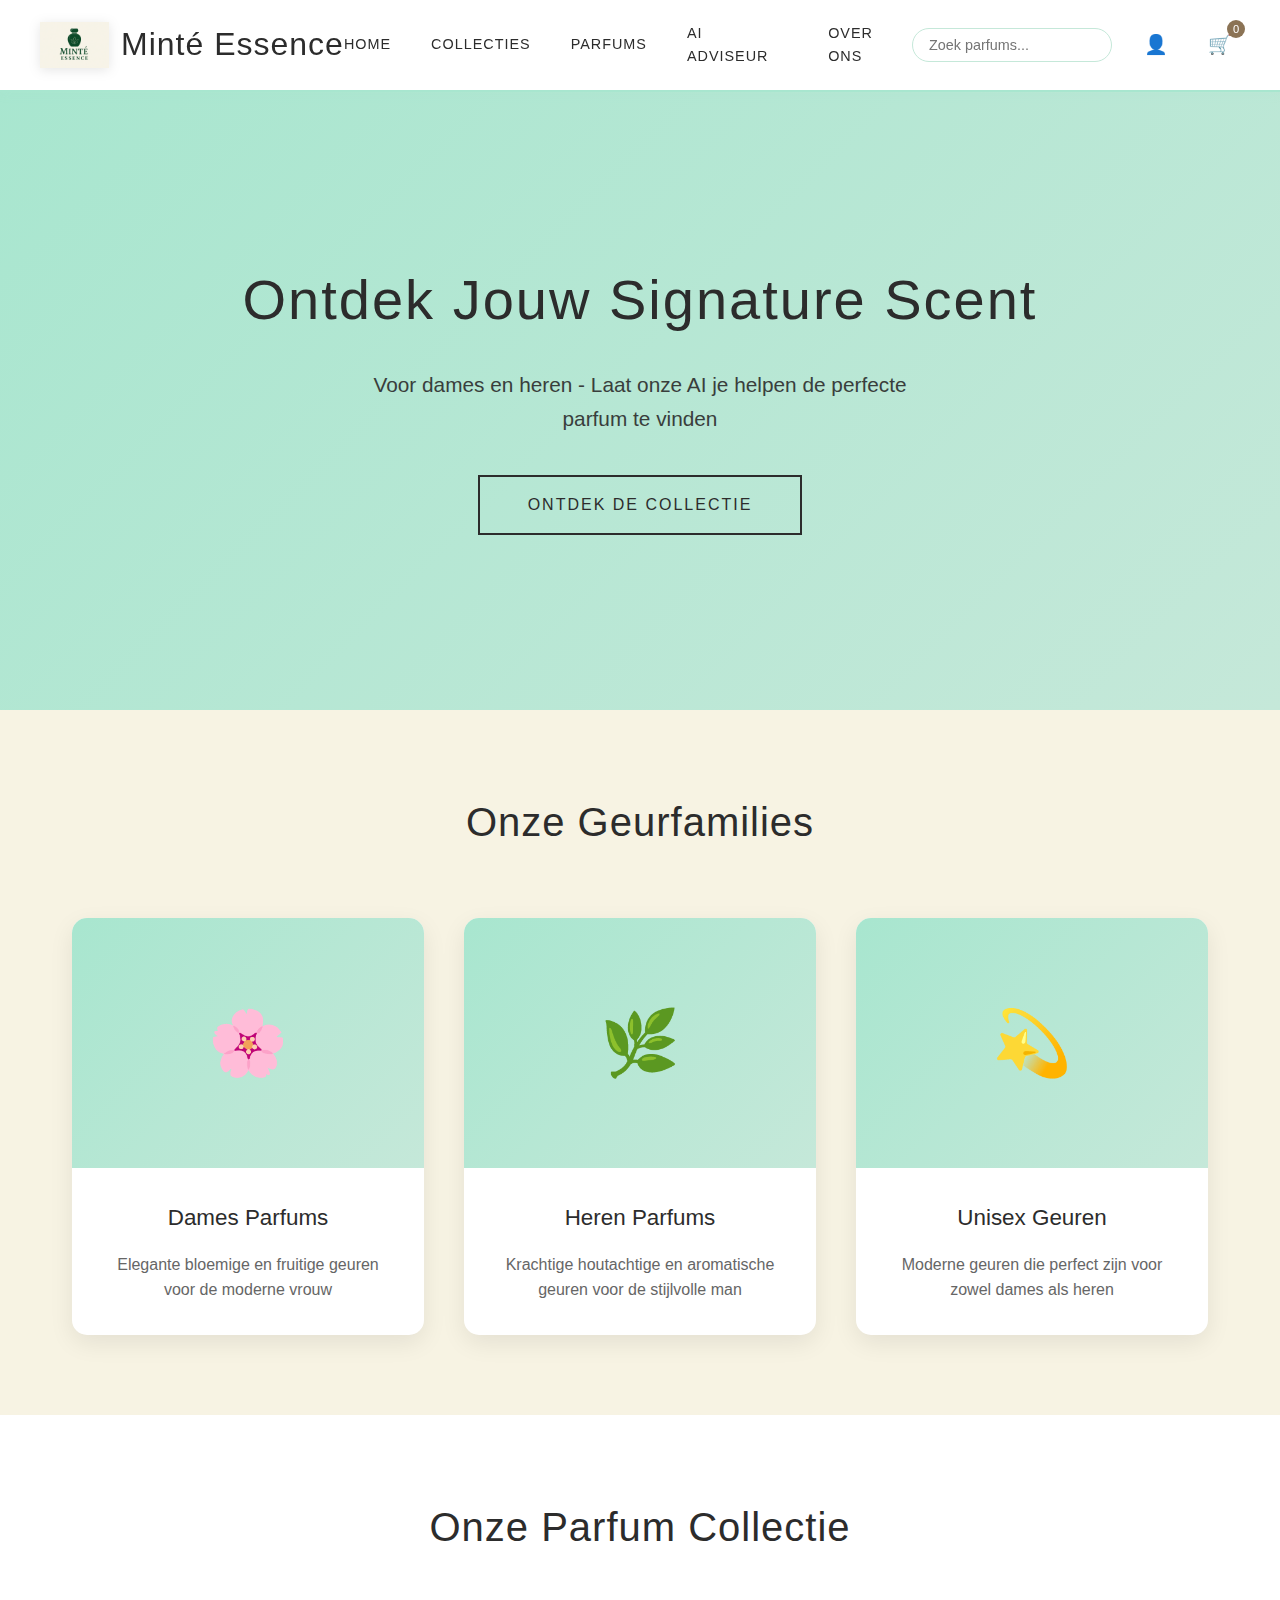
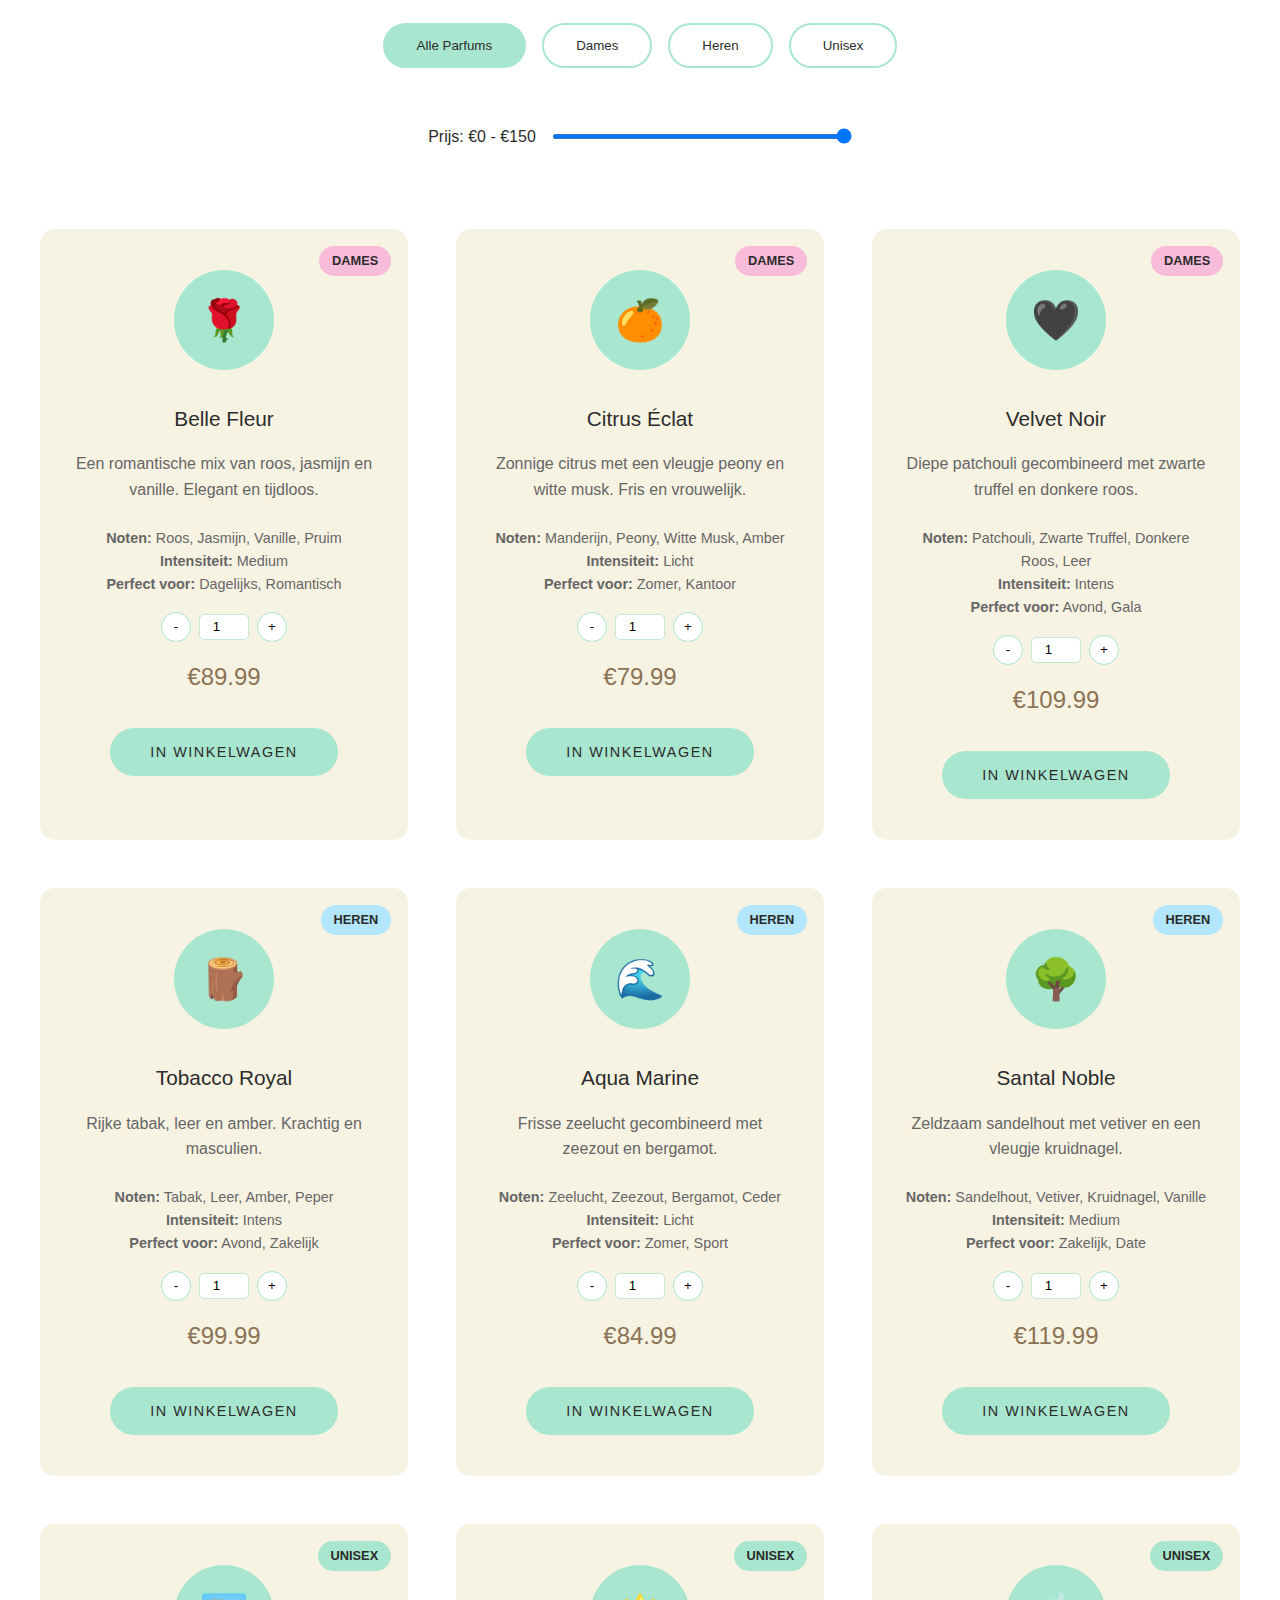
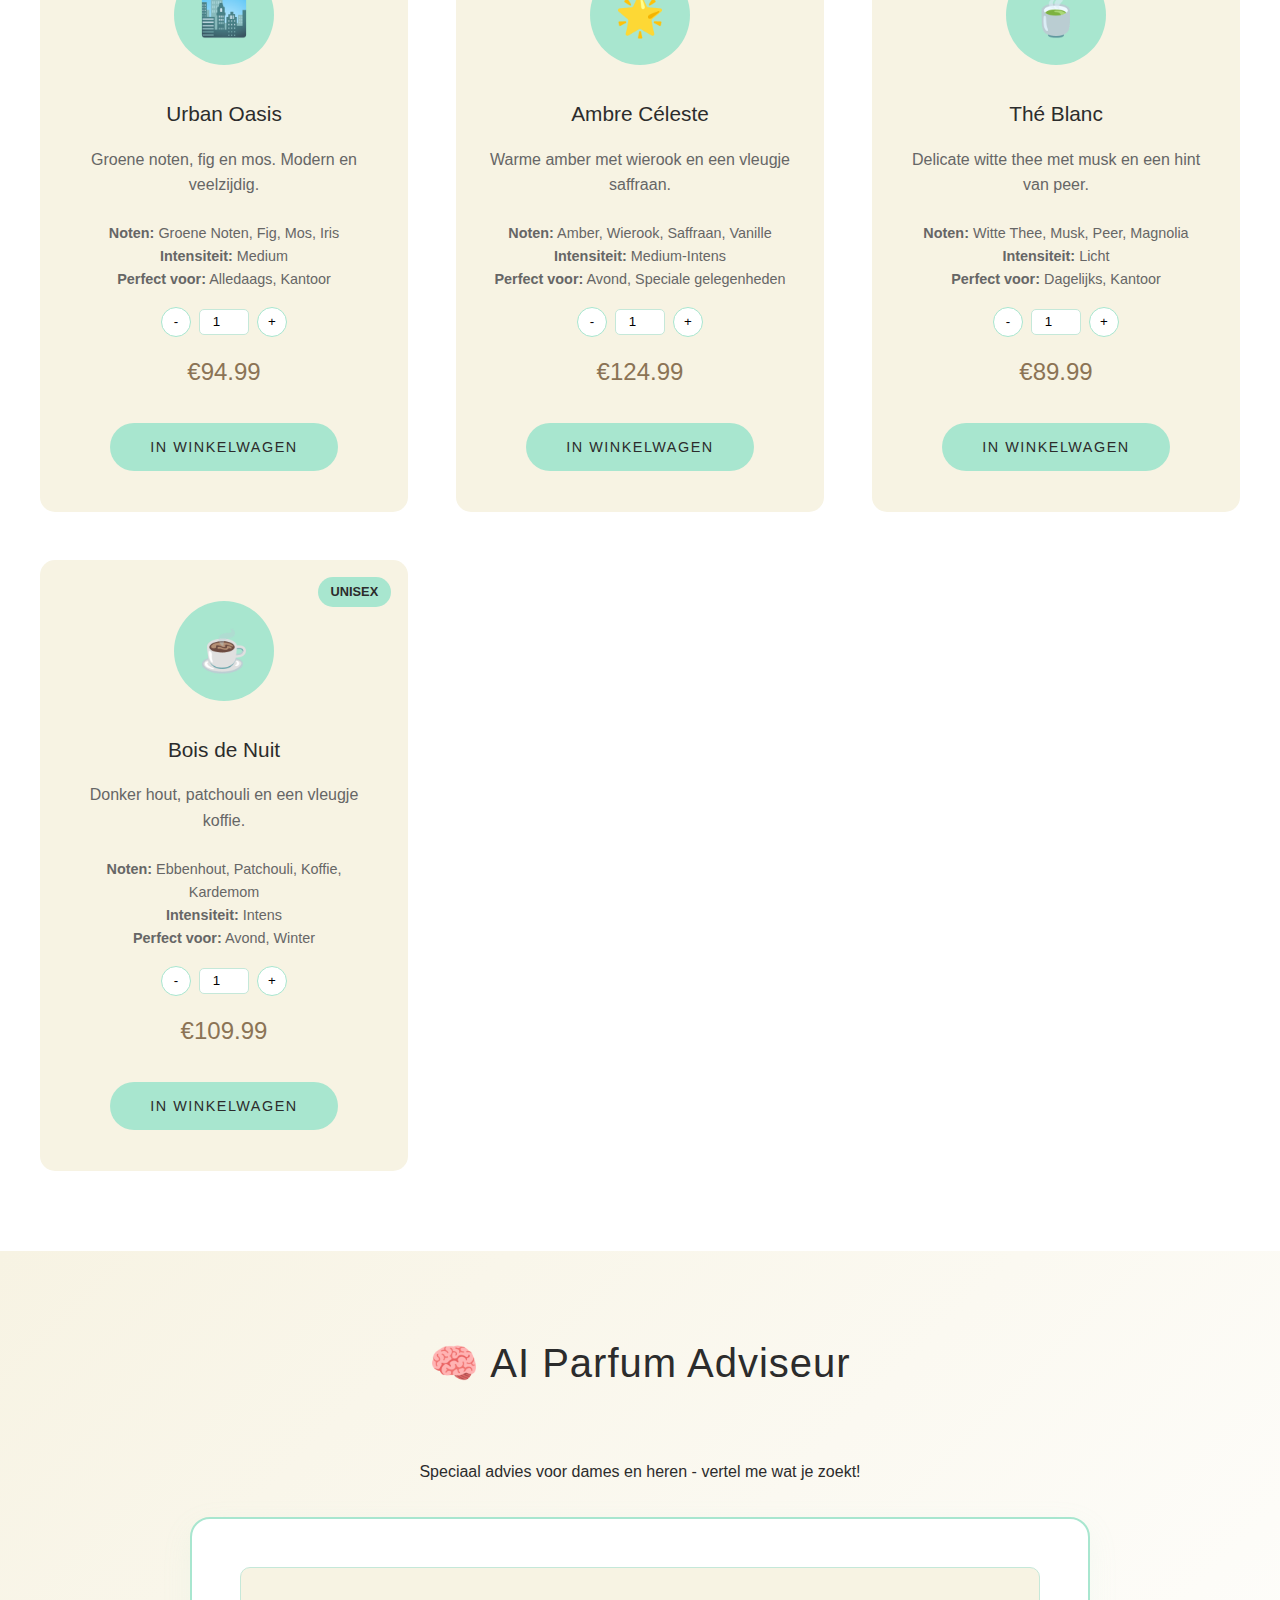
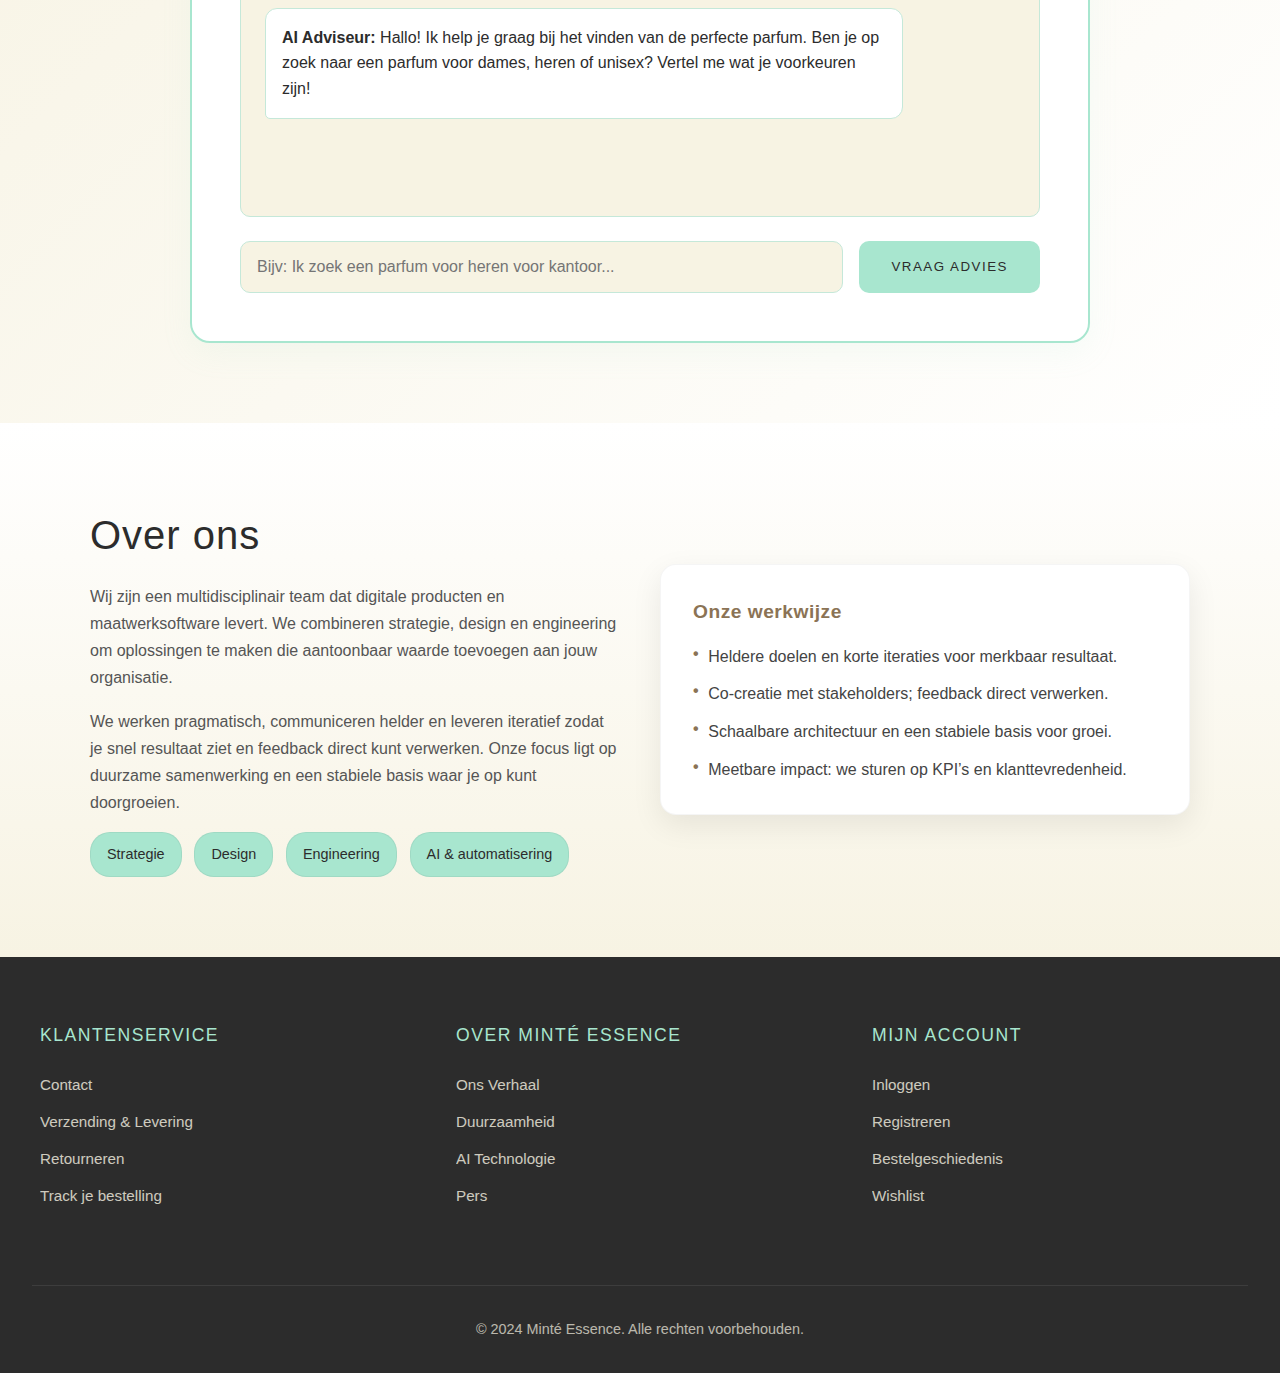
<file: index.html>
<!DOCTYPE html>
<html lang="nl">
<head>
    <meta charset="UTF-8">
    <meta name="viewport" content="width=device-width, initial-scale=1.0">
    <title>Minté Essence - Luxe Parfums</title>
    <style>
        /* === Minté Essence Kleuren === */
        :root {
            --mint-primary: #A8E6CF;
            --cream-secondary: #F7F3E3;
            --dark-text: #2C2C2C;
            --light-mint: #C5E8D9;
            --accent-taupe: #8B7355;
            --white: #FFFFFF;
            --ladies-pink: #F8BBD9;
            --mens-blue: #B3E5FC;
            --success-green: #4CAF50;
            --error-red: #F44336;
            --warning-orange: #FF9800;
        }
        
        * {
            margin: 0;
            padding: 0;
            box-sizing: border-box;
        }
        
        body {
            font-family: 'Segoe UI', Tahoma, Geneva, Verdana, sans-serif;
            background-color: var(--cream-secondary);
            color: var(--dark-text);
            line-height: 1.6;
        }
        
        /* Header */
        .header {
            background: var(--white);
            border-bottom: 2px solid var(--mint-primary);
            padding: 1.2rem 2rem;
            position: fixed;
            width: 100%;
            top: 0;
            z-index: 1000;
            box-shadow: 0 2px 10px rgba(168, 230, 207, 0.1);
        }
        
        .nav {
            display: grid;
            grid-template-columns: auto 1fr auto;
            align-items: center;
            max-width: 1200px;
            margin: 0 auto;
        }
        
        .logo {
            display: flex;
            align-items: center;
            gap: 0.75rem;
            font-size: 2rem;
            font-weight: 300;
            color: var(--dark-text);
            letter-spacing: 1px;
        }
        
        .logo img {
            height: 46px;
            width: auto;
            display: block;
            filter: drop-shadow(0 2px 6px rgba(0,0,0,0.1));
        }
        
        .nav-links {
            justify-self: center;
        }
        
        .nav-icons {
            justify-self: end;
        }
        
        .nav-links {
            display: flex;
            gap: 2.5rem;
            align-items: center;
        }
        
        .nav-links a {
            text-decoration: none;
            color: var(--dark-text);
            font-weight: 400;
            font-size: 0.9rem;
            text-transform: uppercase;
            letter-spacing: 1px;
            transition: color 0.3s ease;
            position: relative;
        }
        
        .nav-links a:hover {
            color: var(--accent-taupe);
        }
        
        .nav-links a::after {
            content: '';
            position: absolute;
            bottom: -5px;
            left: 0;
            width: 0;
            height: 2px;
            background: var(--mint-primary);
            transition: width 0.3s ease;
        }
        
        .nav-links a:hover::after {
            width: 100%;
        }
        
        .nav-icons {
            display: flex;
            gap: 1.5rem;
            align-items: center;
        }
        
        .search-container {
            position: relative;
        }
        
        .search-input {
            padding: 0.5rem 1rem;
            border: 1px solid var(--light-mint);
            border-radius: 20px;
            width: 200px;
            font-size: 0.9rem;
            transition: all 0.3s ease;
        }
        
        .search-input:focus {
            outline: none;
            border-color: var(--mint-primary);
            width: 250px;
        }
        
        .icon-button {
            background: none;
            border: none;
            font-size: 1.2rem;
            cursor: pointer;
            padding: 0.5rem;
            border-radius: 50%;
            transition: background-color 0.3s ease;
        }
        
        .icon-button:hover {
            background-color: var(--light-mint);
        }
        
        .cart-count {
            position: absolute;
            top: -5px;
            right: -5px;
            background: var(--accent-taupe);
            color: white;
            border-radius: 50%;
            width: 18px;
            height: 18px;
            font-size: 0.7rem;
            display: flex;
            align-items: center;
            justify-content: center;
        }
        
        /* Dropdown menus */
        .dropdown {
            position: relative;
            display: inline-block;
        }
        
        .dropdown-content {
            display: none;
            position: absolute;
            right: 0;
            background: var(--white);
            min-width: 250px;
            box-shadow: 0 8px 16px rgba(0,0,0,0.1);
            border-radius: 10px;
            z-index: 1001;
            padding: 1rem;
        }
        
        .dropdown:hover .dropdown-content {
            display: block;
        }
        
        .dropdown-content h4 {
            margin-bottom: 0.5rem;
            color: var(--accent-taupe);
        }
        
        .dropdown-content input {
            width: 100%;
            padding: 0.5rem;
            margin-bottom: 0.5rem;
            border: 1px solid var(--light-mint);
            border-radius: 5px;
        }
        
        .dropdown-content button {
            width: 100%;
            padding: 0.7rem;
            background: var(--mint-primary);
            border: none;
            border-radius: 5px;
            cursor: pointer;
            margin-top: 0.5rem;
        }

        /* Notification System */
        .notification {
            position: fixed;
            top: 100px;
            right: 20px;
            padding: 1rem 2rem;
            border-radius: 10px;
            box-shadow: 0 5px 15px rgba(0,0,0,0.2);
            z-index: 1001;
            font-weight: 500;
            animation: slideIn 0.3s ease;
            display: flex;
            align-items: center;
            gap: 0.5rem;
        }
        
        .notification.success {
            background: var(--success-green);
            color: white;
        }
        
        .notification.error {
            background: var(--error-red);
            color: white;
        }
        
        .notification.warning {
            background: var(--warning-orange);
            color: white;
        }
        
        .notification.info {
            background: var(--mint-primary);
            color: var(--dark-text);
        }
        
        @keyframes slideIn {
            from { transform: translateX(100%); opacity: 0; }
            to { transform: translateX(0); opacity: 1; }
        }
        
        @keyframes slideOut {
            from { transform: translateX(0); opacity: 1; }
            to { transform: translateX(100%); opacity: 0; }
        }

        /* Gender Filter */
        .gender-filter {
            display: flex;
            justify-content: center;
            gap: 1rem;
            margin-bottom: 2rem;
            flex-wrap: wrap;
        }
        
        .gender-btn {
            padding: 0.8rem 2rem;
            border: 2px solid var(--mint-primary);
            background: var(--white);
            color: var(--dark-text);
            border-radius: 25px;
            cursor: pointer;
            transition: all 0.3s ease;
            font-weight: 500;
        }
        
        .gender-btn.active {
            background: var(--mint-primary);
        }
        
        .gender-btn.ladies:hover {
            background: var(--ladies-pink);
            border-color: var(--ladies-pink);
        }
        
        .gender-btn.men:hover {
            background: var(--mens-blue);
            border-color: var(--mens-blue);
        }

        /* Product badges */
        .product-badge {
            position: absolute;
            top: 1rem;
            right: 1rem;
            padding: 0.3rem 0.8rem;
            border-radius: 15px;
            font-size: 0.8rem;
            font-weight: 600;
            text-transform: uppercase;
        }
        
        .badge-ladies {
            background: var(--ladies-pink);
        }
        
        .badge-men {
            background: var(--mens-blue);
        }
        
        .badge-unisex {
            background: var(--mint-primary);
        }

        /* Price Filter */
        .price-filter {
            display: flex;
            justify-content: center;
            align-items: center;
            gap: 1rem;
            margin-bottom: 2rem;
        }
        
        .price-slider {
            width: 300px;
            height: 5px;
            border-radius: 5px;
            background: var(--light-mint);
            outline: none;
        }
        
        .price-slider::-webkit-slider-thumb {
            appearance: none;
            width: 20px;
            height: 20px;
            border-radius: 50%;
            background: var(--mint-primary);
            cursor: pointer;
        }
        
        .price-value {
            font-weight: 600;
            color: var(--accent-taupe);
        }

        /* Rest van de CSS blijft hetzelfde */
        /* Hero Section */
        .hero {
            background: linear-gradient(135deg, var(--mint-primary) 0%, var(--light-mint) 100%);
            height: 70vh;
            display: flex;
            align-items: center;
            justify-content: center;
            text-align: center;
            color: var(--dark-text);
            margin-top: 80px;
            padding: 0 2rem;
        }
        
        .hero-content h1 {
            font-size: 3.5rem;
            font-weight: 300;
            margin-bottom: 1.5rem;
            letter-spacing: 2px;
        }
        
        .hero-content p {
            font-size: 1.3rem;
            margin-bottom: 2.5rem;
            opacity: 0.9;
            max-width: 600px;
            margin-left: auto;
            margin-right: auto;
        }
        
        .cta-button {
            background: transparent;
            color: var(--dark-text);
            border: 2px solid var(--dark-text);
            padding: 1.2rem 3rem;
            font-size: 1rem;
            text-transform: uppercase;
            letter-spacing: 2px;
            cursor: pointer;
            transition: all 0.3s ease;
            font-weight: 500;
        }
        
        .cta-button:hover {
            background: var(--dark-text);
            color: var(--cream-secondary);
            transform: translateY(-2px);
        }
        
        /* Categories */
        .categories {
            padding: 5rem 2rem;
            max-width: 1200px;
            margin: 0 auto;
        }
        
        .section-title {
            text-align: center;
            margin-bottom: 4rem;
            font-size: 2.5rem;
            font-weight: 300;
            color: var(--dark-text);
            letter-spacing: 1px;
        }
        
        .category-grid {
            display: grid;
            grid-template-columns: repeat(auto-fit, minmax(280px, 1fr));
            gap: 2.5rem;
        }
        
        .category-card {
            background: var(--white);
            border-radius: 15px;
            overflow: hidden;
            box-shadow: 0 8px 25px rgba(0,0,0,0.08);
            transition: all 0.3s ease;
            cursor: pointer;
        }
        
        .category-card:hover {
            transform: translateY(-10px);
            box-shadow: 0 15px 35px rgba(168, 230, 207, 0.2);
        }
        
        .category-image {
            height: 250px;
            background: linear-gradient(135deg, var(--mint-primary), var(--light-mint));
            display: flex;
            align-items: center;
            justify-content: center;
            font-size: 4rem;
        }
        
        .category-content {
            padding: 2rem;
            text-align: center;
        }
        
        .category-name {
            font-size: 1.4rem;
            margin-bottom: 1rem;
            font-weight: 400;
        }
        
        .category-desc {
            color: #666;
            line-height: 1.6;
        }
        
        /* Products Section */
        .products {
            padding: 5rem 2rem;
            background: var(--white);
        }
        
        .filters-container {
            max-width: 1200px;
            margin: 0 auto 3rem;
            display: flex;
            flex-direction: column;
            gap: 1.5rem;
            align-items: center;
        }
        
        .product-grid {
            display: grid;
            grid-template-columns: repeat(auto-fit, minmax(300px, 1fr));
            gap: 3rem;
            max-width: 1200px;
            margin: 0 auto;
        }
        
        .product-card {
            background: var(--cream-secondary);
            border-radius: 15px;
            padding: 2.5rem 2rem;
            text-align: center;
            transition: all 0.3s ease;
            border: 1px solid transparent;
            position: relative;
        }
        
        .product-card:hover {
            transform: translateY(-8px);
            border-color: var(--mint-primary);
            box-shadow: 0 12px 30px rgba(168, 230, 207, 0.15);
        }
        
        .product-image {
            width: 100px;
            height: 100px;
            background: var(--mint-primary);
            border-radius: 50%;
            margin: 0 auto 2rem;
            display: flex;
            align-items: center;
            justify-content: center;
            font-size: 2.5rem;
            transition: transform 0.3s ease;
        }
        
        .product-card:hover .product-image {
            transform: scale(1.1);
        }
        
        .product-name {
            font-size: 1.3rem;
            margin-bottom: 1rem;
            font-weight: 500;
        }
        
        .product-desc {
            color: #666;
            margin-bottom: 1.5rem;
            line-height: 1.6;
        }
        
        .product-price {
            font-size: 1.5rem;
            color: var(--accent-taupe);
            margin-bottom: 2rem;
            font-weight: 400;
        }
        
        .add-to-cart {
            background: var(--mint-primary);
            color: var(--dark-text);
            border: none;
            padding: 1rem 2.5rem;
            font-size: 0.9rem;
            text-transform: uppercase;
            letter-spacing: 1.5px;
            cursor: pointer;
            transition: all 0.3s ease;
            border-radius: 25px;
            font-weight: 500;
        }
        
        .add-to-cart:hover {
            background: var(--dark-text);
            color: var(--cream-secondary);
            transform: translateY(-2px);
        }
        
        /* Quantity Selector */
        .quantity-selector {
            display: flex;
            align-items: center;
            justify-content: center;
            gap: 0.5rem;
            margin-bottom: 1rem;
        }
        
        .quantity-btn {
            width: 30px;
            height: 30px;
            border-radius: 50%;
            border: 1px solid var(--mint-primary);
            background: white;
            cursor: pointer;
            display: flex;
            align-items: center;
            justify-content: center;
        }
        
        .quantity-input {
            width: 50px;
            text-align: center;
            border: 1px solid var(--light-mint);
            border-radius: 5px;
            padding: 0.3rem;
        }
        
        /* AI Advisor */
        .ai-advisor {
            padding: 5rem 2rem;
            background: linear-gradient(135deg, var(--cream-secondary) 0%, var(--white) 100%);
        }
        
        .advisor-container {
            max-width: 900px;
            margin: 0 auto;
            text-align: center;
        }
        
        .advisor-box {
            background: var(--white);
            padding: 3rem;
            border-radius: 20px;
            box-shadow: 0 10px 30px rgba(168, 230, 207, 0.1);
            border: 2px solid var(--mint-primary);
            margin-top: 2rem;
        }
        
        .chat-messages {
            height: 250px;
            border: 1px solid var(--light-mint);
            border-radius: 10px;
            margin-bottom: 1.5rem;
            padding: 1.5rem;
            overflow-y: auto;
            text-align: left;
            background: var(--cream-secondary);
        }
        
        .message {
            margin: 1rem 0;
            padding: 1rem;
            border-radius: 12px;
            max-width: 85%;
            animation: fadeIn 0.3s ease;
        }
        
        @keyframes fadeIn {
            from { opacity: 0; transform: translateY(10px); }
            to { opacity: 1; transform: translateY(0); }
        }
        
        .user-message {
            background: var(--mint-primary);
            color: var(--dark-text);
            margin-left: auto;
            text-align: right;
            border-bottom-right-radius: 5px;
        }
        
        .ai-message {
            background: var(--white);
            border: 1px solid var(--light-mint);
            border-bottom-left-radius: 5px;
        }
        
        .chat-input {
            display: flex;
            gap: 1rem;
        }
        
        .chat-input input {
            flex: 1;
            padding: 1rem;
            border: 1px solid var(--light-mint);
            border-radius: 10px;
            font-size: 1rem;
            background: var(--cream-secondary);
            transition: border-color 0.3s ease;
        }
        
        .chat-input input:focus {
            outline: none;
            border-color: var(--mint-primary);
        }
        
        .chat-input button {
            background: var(--mint-primary);
            color: var(--dark-text);
            border: none;
            padding: 1rem 2rem;
            border-radius: 10px;
            cursor: pointer;
            text-transform: uppercase;
            letter-spacing: 1.5px;
            font-weight: 500;
            transition: all 0.3s ease;
        }
        
        .chat-input button:hover {
            background: var(--dark-text);
            color: var(--cream-secondary);
            transform: translateY(-2px);
        }

        /* About Section */
        .about {
            padding: 5rem 2rem;
            background: linear-gradient(180deg, var(--white) 0%, var(--cream-secondary) 100%);
        }
        
        .about-content {
            max-width: 1100px;
            margin: 0 auto;
            display: grid;
            grid-template-columns: repeat(auto-fit, minmax(320px, 1fr));
            gap: 2.5rem;
            align-items: center;
        }
        
        .about-text h2 {
            font-size: 2.5rem;
            font-weight: 300;
            margin-bottom: 1rem;
            letter-spacing: 1px;
        }
        
        .about-text p {
            color: #555;
            margin-bottom: 1rem;
            line-height: 1.7;
        }
        
        .about-pills {
            display: flex;
            flex-wrap: wrap;
            gap: 0.8rem;
            margin-top: 1rem;
        }
        
        .about-pill {
            background: var(--mint-primary);
            color: var(--dark-text);
            padding: 0.6rem 1rem;
            border-radius: 20px;
            font-size: 0.9rem;
            border: 1px solid rgba(0,0,0,0.05);
        }
        
        .about-card {
            background: var(--white);
            padding: 2rem;
            border-radius: 16px;
            box-shadow: 0 10px 30px rgba(0,0,0,0.08);
            border: 1px solid rgba(0,0,0,0.04);
        }
        
        .about-card h3 {
            font-size: 1.2rem;
            margin-bottom: 1rem;
            color: var(--accent-taupe);
            letter-spacing: 0.5px;
        }
        
        .about-list {
            list-style: none;
            padding: 0;
            display: grid;
            gap: 0.75rem;
        }
        
        .about-list li {
            display: flex;
            align-items: flex-start;
            gap: 0.6rem;
            color: #444;
        }
        
        .about-list li::before {
            content: "•";
            color: var(--accent-taupe);
            font-weight: bold;
            line-height: 1.2;
        }
        
        /* Footer */
        .footer {
            background: var(--dark-text);
            color: var(--cream-secondary);
            padding: 4rem 2rem 2rem;
        }
        
        .footer-content {
            max-width: 1200px;
            margin: 0 auto;
            display: grid;
            grid-template-columns: repeat(auto-fit, minmax(250px, 1fr));
            gap: 3rem;
            text-align: left;
        }
        
        .footer-section h4 {
            color: var(--mint-primary);
            margin-bottom: 1.5rem;
            font-weight: 500;
            text-transform: uppercase;
            letter-spacing: 1.5px;
            font-size: 1.1rem;
        }
        
        .footer-section a {
            color: var(--cream-secondary);
            text-decoration: none;
            display: block;
            margin-bottom: 0.8rem;
            font-size: 0.95rem;
            transition: color 0.3s ease;
            opacity: 0.8;
        }
        
        .footer-section a:hover {
            color: var(--mint-primary);
            opacity: 1;
        }
        
        .footer-bottom {
            margin-top: 4rem;
            padding-top: 2rem;
            border-top: 1px solid #444;
            text-align: center;
            font-size: 0.9rem;
            opacity: 0.7;
        }
        
        /* Loading Spinner */
        .spinner {
            border: 4px solid var(--light-mint);
            border-top: 4px solid var(--mint-primary);
            border-radius: 50%;
            width: 40px;
            height: 40px;
            animation: spin 1s linear infinite;
            margin: 2rem auto;
        }
        
        @keyframes spin {
            0% { transform: rotate(0deg); }
            100% { transform: rotate(360deg); }
        }
        
        /* Modal */
        .modal {
            display: none;
            position: fixed;
            top: 0;
            left: 0;
            width: 100%;
            height: 100%;
            background: rgba(0,0,0,0.5);
            z-index: 2000;
            align-items: center;
            justify-content: center;
        }
        
        .modal-content {
            background: var(--white);
            padding: 2rem;
            border-radius: 15px;
            max-width: 500px;
            width: 90%;
            max-height: 80vh;
            overflow-y: auto;
        }
        
        /* Responsive */
        @media (max-width: 768px) {
            .nav-links {
                display: none;
            }
            
            .hero-content h1 {
                font-size: 2.5rem;
            }
            
            .section-title {
                font-size: 2rem;
            }
            
            .search-input {
                width: 150px;
            }
            
            .gender-filter {
                flex-direction: column;
                align-items: center;
            }
            
            .price-filter {
                flex-direction: column;
            }
            
            .price-slider {
                width: 100%;
                max-width: 300px;
            }
        }
    </style>
</head>
<body>
    <!-- Header -->
    <header class="header">
        <nav class="nav">
            <div class="logo">
                <img src="logo.png" alt="Minté Essence logo">
                <span>Minté Essence</span>
            </div>
            <div class="nav-links">
                <a href="#home">Home</a>
                <a href="#categories">Collecties</a>
                <a href="#products">Parfums</a>
                <a href="#advisor">AI Adviseur</a>
                <a href="#about">Over Ons</a>
            </div>
            <div class="nav-icons">
                <div class="search-container">
                    <input type="text" class="search-input" placeholder="Zoek parfums..." id="searchInput">
                </div>
                
                <div class="dropdown">
                    <button class="icon-button">👤</button>
                    <div class="dropdown-content">
                        <h4>Account</h4>
                        <div id="userStatus">
                            <p style="margin-bottom: 1rem;">Niet ingelogd</p>
                            <input type="email" placeholder="Email" id="loginEmail">
                            <input type="password" placeholder="Wachtwoord" id="loginPassword">
                            <button onclick="login()">Inloggen</button>
                            <button onclick="showRegisterModal()" style="background: var(--light-mint); margin-top: 0.5rem;">Registreren</button>
                        </div>
                        <div id="loggedInUser" style="display: none;">
                            <p>Welkom, <span id="userName"></span>!</p>
                            <button onclick="logout()" style="background: var(--error-red); color: white; margin-top: 1rem;">Uitloggen</button>
                        </div>
                    </div>
                </div>
                
                <div class="dropdown">
                    <button class="icon-button">
                        🛒
                        <span class="cart-count" id="cartCount">0</span>
                    </button>
                    <div class="dropdown-content">
                        <h4>Winkelmandje</h4>
                        <div id="cartItems">
                            <p>Je mandje is leeg</p>
                        </div>
                        <div id="cartTotal" style="display: none; margin-top: 1rem; padding-top: 1rem; border-top: 1px solid var(--light-mint);">
                            <p><strong>Totaal: €<span id="totalAmount">0.00</span></strong></p>
                        </div>
                        <button onclick="viewCart()">Bekijk Mandje</button>
                        <button onclick="checkout()" style="background: var(--accent-taupe); color: white;">Afrekenen</button>
                    </div>
                </div>
            </div>
        </nav>
    </header>

    <!-- Register Modal -->
    <div class="modal" id="registerModal">
        <div class="modal-content">
            <h3>Registreren</h3>
            <input type="text" placeholder="Naam" id="registerName">
            <input type="email" placeholder="Email" id="registerEmail">
            <input type="password" placeholder="Wachtwoord" id="registerPassword">
            <input type="password" placeholder="Bevestig wachtwoord" id="registerConfirmPassword">
            <button onclick="register()" style="margin-top: 1rem;">Account aanmaken</button>
            <button onclick="closeModal('registerModal')" style="background: var(--light-mint); margin-top: 0.5rem;">Annuleren</button>
        </div>
    </div>

    <!-- Cart Modal -->
    <div class="modal" id="cartModal">
        <div class="modal-content">
            <h3>Winkelmandje</h3>
            <div id="modalCartItems"></div>
            <div id="modalCartTotal" style="margin-top: 1rem; padding-top: 1rem; border-top: 1px solid var(--light-mint);">
                <p><strong>Totaal: €<span id="modalTotalAmount">0.00</span></strong></p>
            </div>
            <button onclick="proceedToCheckout()" style="background: var(--accent-taupe); color: white; margin-top: 1rem;">Verder naar afrekenen</button>
            <button onclick="closeModal('cartModal')" style="background: var(--light-mint); margin-top: 0.5rem;">Verder winkelen</button>
        </div>
    </div>

    <!-- Hero Section -->
    <section class="hero" id="home">
        <div class="hero-content">
            <h1>Ontdek Jouw Signature Scent</h1>
            <p>Voor dames en heren - Laat onze AI je helpen de perfecte parfum te vinden</p>
            <button class="cta-button" onclick="scrollToProducts()">Ontdek de Collectie</button>
        </div>
    </section>

    <!-- Categories -->
    <section class="categories" id="categories">
        <h2 class="section-title">Onze Geurfamilies</h2>
        <div class="category-grid">
            <div class="category-card">
                <div class="category-image">🌸</div>
                <div class="category-content">
                    <h3 class="category-name">Dames Parfums</h3>
                    <p class="category-desc">Elegante bloemige en fruitige geuren voor de moderne vrouw</p>
                </div>
            </div>
            <div class="category-card">
                <div class="category-image">🌿</div>
                <div class="category-content">
                    <h3 class="category-name">Heren Parfums</h3>
                    <p class="category-desc">Krachtige houtachtige en aromatische geuren voor de stijlvolle man</p>
                </div>
            </div>
            <div class="category-card">
                <div class="category-image">💫</div>
                <div class="category-content">
                    <h3 class="category-name">Unisex Geuren</h3>
                    <p class="category-desc">Moderne geuren die perfect zijn voor zowel dames als heren</p>
                </div>
            </div>
        </div>
    </section>

    <!-- Products Section -->
    <section class="products" id="products">
        <h2 class="section-title">Onze Parfum Collectie</h2>
        
        <!-- Filters -->
        <div class="filters-container">
            <!-- Gender Filter -->
            <div class="gender-filter">
                <button class="gender-btn active" onclick="filterProducts('all')">Alle Parfums</button>
                <button class="gender-btn ladies" onclick="filterProducts('ladies')">Dames</button>
                <button class="gender-btn men" onclick="filterProducts('men')">Heren</button>
                <button class="gender-btn" onclick="filterProducts('unisex')">Unisex</button>
            </div>
            
            <!-- Price Filter -->
            <div class="price-filter">
                <span>Prijs: €<span id="minPrice">0</span> - €<span id="maxPrice">150</span></span>
                <input type="range" min="0" max="150" value="150" class="price-slider" id="priceSlider" oninput="updatePriceFilter()">
            </div>
        </div>
        
        <!-- Loading Spinner -->
        <div class="spinner" id="loadingSpinner" style="display: none;"></div>
        
        <!-- Product Grid -->
        <div class="product-grid" id="productGrid">
            <!-- Products loaded by JavaScript -->
        </div>
    </section>

    <!-- AI Advisor -->
    <section class="ai-advisor" id="advisor">
        <div class="advisor-container">
            <h2 class="section-title">🧠 AI Parfum Adviseur</h2>
            <p>Speciaal advies voor dames en heren - vertel me wat je zoekt!</p>
            
            <div class="advisor-box">
                <div class="chat-messages" id="chatMessages">
                    <div class="message ai-message">
                        <strong>AI Adviseur:</strong> Hallo! Ik help je graag bij het vinden van de perfecte parfum. Ben je op zoek naar een parfum voor dames, heren of unisex? Vertel me wat je voorkeuren zijn!
                    </div>
                </div>
                
                <div class="chat-input">
                    <input type="text" id="userInput" placeholder="Bijv: Ik zoek een parfum voor heren voor kantoor...">
                    <button onclick="sendMessage()">Vraag Advies</button>
                </div>
            </div>
        </div>
    </section>

    <!-- About -->
    <section class="about" id="about">
        <div class="about-content">
            <div class="about-text">
                <h2>Over ons</h2>
                <p>Wij zijn een multidisciplinair team dat digitale producten en maatwerksoftware levert. We combineren strategie, design en engineering om oplossingen te maken die aantoonbaar waarde toevoegen aan jouw organisatie.</p>
                <p>We werken pragmatisch, communiceren helder en leveren iteratief zodat je snel resultaat ziet en feedback direct kunt verwerken. Onze focus ligt op duurzame samenwerking en een stabiele basis waar je op kunt doorgroeien.</p>
                <div class="about-pills">
                    <span class="about-pill">Strategie</span>
                    <span class="about-pill">Design</span>
                    <span class="about-pill">Engineering</span>
                    <span class="about-pill">AI & automatisering</span>
                </div>
            </div>
            <div class="about-card">
                <h3>Onze werkwijze</h3>
                <ul class="about-list">
                    <li>Heldere doelen en korte iteraties voor merkbaar resultaat.</li>
                    <li>Co-creatie met stakeholders; feedback direct verwerken.</li>
                    <li>Schaalbare architectuur en een stabiele basis voor groei.</li>
                    <li>Meetbare impact: we sturen op KPI’s en klanttevredenheid.</li>
                </ul>
            </div>
        </div>
    </section>

    <!-- Footer -->
    <footer class="footer">
        <div class="footer-content">
            <div class="footer-section">
                <h4>Klantenservice</h4>
                <a href="#" onclick="showContactModal()">Contact</a>
                <a href="#">Verzending & Levering</a>
                <a href="#">Retourneren</a>
                <a href="#">Track je bestelling</a>
            </div>
            <div class="footer-section">
                <h4>Over Minté Essence</h4>
                <a href="#">Ons Verhaal</a>
                <a href="#">Duurzaamheid</a>
                <a href="#">AI Technologie</a>
                <a href="#">Pers</a>
            </div>
            <div class="footer-section">
                <h4>Mijn Account</h4>
                <a href="#" onclick="showLoginModal()">Inloggen</a>
                <a href="#" onclick="showRegisterModal()">Registreren</a>
                <a href="#">Bestelgeschiedenis</a>
                <a href="#">Wishlist</a>
            </div>
        </div>
        <div class="footer-bottom">
            <p>&copy; 2024 Minté Essence. Alle rechten voorbehouden.</p>
        </div>
    </footer>

    <script>
        // Database simulatie
        const database = {
            users: JSON.parse(localStorage.getItem('mintéUsers')) || [],
            cart: JSON.parse(localStorage.getItem('mintéCart')) || [],
            currentUser: JSON.parse(localStorage.getItem('mintéCurrentUser')) || null,
            products: [
                // DAMES PARFUMS
                {
                    id: 1,
                    name: "Belle Fleur",
                    price: 89.99,
                    description: "Een romantische mix van roos, jasmijn en vanille. Elegant en tijdloos.",
                    notes: ["Roos", "Jasmijn", "Vanille", "Pruim"],
                    intensity: "Medium",
                    occasion: "Dagelijks, Romantisch",
                    icon: "🌹",
                    category: "bloemig",
                    gender: "ladies"
                },
                {
                    id: 2,
                    name: "Citrus Éclat", 
                    price: 79.99,
                    description: "Zonnige citrus met een vleugje peony en witte musk. Fris en vrouwelijk.",
                    notes: ["Manderijn", "Peony", "Witte Musk", "Amber"],
                    intensity: "Licht",
                    occasion: "Zomer, Kantoor",
                    icon: "🍊",
                    category: "fris",
                    gender: "ladies"
                },
                {
                    id: 3,
                    name: "Velvet Noir",
                    price: 109.99,
                    description: "Diepe patchouli gecombineerd met zwarte truffel en donkere roos.",
                    notes: ["Patchouli", "Zwarte Truffel", "Donkere Roos", "Leer"],
                    intensity: "Intens",
                    occasion: "Avond, Gala",
                    icon: "🖤",
                    category: "orientaals",
                    gender: "ladies"
                },
                
                // HEREN PARFUMS
                {
                    id: 4,
                    name: "Tobacco Royal",
                    price: 99.99, 
                    description: "Rijke tabak, leer en amber. Krachtig en masculien.",
                    notes: ["Tabak", "Leer", "Amber", "Peper"],
                    intensity: "Intens",
                    occasion: "Avond, Zakelijk",
                    icon: "🪵",
                    category: "houtachtig",
                    gender: "men"
                },
                {
                    id: 5,
                    name: "Aqua Marine",
                    price: 84.99,
                    description: "Frisse zeelucht gecombineerd met zeezout en bergamot.",
                    notes: ["Zeelucht", "Zeezout", "Bergamot", "Ceder"],
                    intensity: "Licht",
                    occasion: "Zomer, Sport",
                    icon: "🌊",
                    category: "fris",
                    gender: "men"
                },
                {
                    id: 6,
                    name: "Santal Noble",
                    price: 119.99,
                    description: "Zeldzaam sandelhout met vetiver en een vleugje kruidnagel.",
                    notes: ["Sandelhout", "Vetiver", "Kruidnagel", "Vanille"],
                    intensity: "Medium",
                    occasion: "Zakelijk, Date",
                    icon: "🌳",
                    category: "houtachtig",
                    gender: "men"
                },
                
                // UNISEX PARFUMS
                {
                    id: 7,
                    name: "Urban Oasis",
                    price: 94.99,
                    description: "Groene noten, fig en mos. Modern en veelzijdig.",
                    notes: ["Groene Noten", "Fig", "Mos", "Iris"],
                    intensity: "Medium",
                    occasion: "Alledaags, Kantoor",
                    icon: "🏙️",
                    category: "groen",
                    gender: "unisex"
                },
                {
                    id: 8,
                    name: "Ambre Céleste",
                    price: 124.99,
                    description: "Warme amber met wierook en een vleugje saffraan.",
                    notes: ["Amber", "Wierook", "Saffraan", "Vanille"],
                    intensity: "Medium-Intens",
                    occasion: "Avond, Speciale gelegenheden",
                    icon: "🌟",
                    category: "orientaals",
                    gender: "unisex"
                },
                {
                    id: 9,
                    name: "Thé Blanc",
                    price: 89.99,
                    description: "Delicate witte thee met musk en een hint van peer.",
                    notes: ["Witte Thee", "Musk", "Peer", "Magnolia"],
                    intensity: "Licht",
                    occasion: "Dagelijks, Kantoor",
                    icon: "🍵",
                    category: "fris",
                    gender: "unisex"
                },
                {
                    id: 10,
                    name: "Bois de Nuit",
                    price: 109.99,
                    description: "Donker hout, patchouli en een vleugje koffie.",
                    notes: ["Ebbenhout", "Patchouli", "Koffie", "Kardemom"],
                    intensity: "Intens",
                    occasion: "Avond, Winter",
                    icon: "☕",
                    category: "houtachtig",
                    gender: "unisex"
                }
            ]
        };

        // Current filters
        let currentFilters = {
            gender: 'all',
            maxPrice: 150
        };

        // Notification system
        function showNotification(message, type = 'info') {
            const notification = document.createElement('div');
            notification.className = `notification ${type}`;
            notification.innerHTML = message;
            document.body.appendChild(notification);
            
            setTimeout(() => {
                notification.style.animation = 'slideOut 0.3s ease';
                setTimeout(() => {
                    notification.remove();
                }, 300);
            }, 3000);
        }

        // Modal functions
        function showModal(modalId) {
            document.getElementById(modalId).style.display = 'flex';
        }

        function closeModal(modalId) {
            document.getElementById(modalId).style.display = 'none';
        }

        function showRegisterModal() {
            showModal('registerModal');
        }

        function showLoginModal() {
            // Focus on login inputs
            document.getElementById('loginEmail').focus();
        }

        function showContactModal() {
            alert('Contact modal zou hier komen');
        }

        // Load products with filters
        function loadProducts() {
            const grid = document.getElementById('productGrid');
            const spinner = document.getElementById('loadingSpinner');
            
            // Show loading spinner
            spinner.style.display = 'block';
            grid.innerHTML = '';
            
            // Simulate loading delay
            setTimeout(() => {
                const filteredProducts = database.products.filter(product => {
                    // Gender filter
                    if (currentFilters.gender !== 'all' && product.gender !== currentFilters.gender) {
                        return false;
                    }
                    // Price filter
                    if (product.price > currentFilters.maxPrice) {
                        return false;
                    }
                    return true;
                });
                
                if (filteredProducts.length === 0) {
                    grid.innerHTML = `
                        <div style="grid-column: 1 / -1; text-align: center; padding: 2rem;">
                            <h3>Geen producten gevonden</h3>
                            <p>Probeer andere filters of zoektermen</p>
                        </div>
                    `;
                } else {
                    filteredProducts.forEach(product => {
                        const badgeClass = `badge-${product.gender}`;
                        const badgeText = product.gender === 'ladies' ? 'Dames' : 
                                         product.gender === 'men' ? 'Heren' : 'Unisex';
                        
                        const productCard = `
                            <div class="product-card" data-product-id="${product.id}" data-gender="${product.gender}" data-price="${product.price}">
                                <div class="product-badge ${badgeClass}">${badgeText}</div>
                                <div class="product-image">
                                    ${product.icon}
                                </div>
                                <h3 class="product-name">${product.name}</h3>
                                <p class="product-desc">${product.description}</p>
                                <div style="margin: 1rem 0; font-size: 0.9rem; color: #666;">
                                    <strong>Noten:</strong> ${product.notes.join(', ')}<br>
                                    <strong>Intensiteit:</strong> ${product.intensity}<br>
                                    <strong>Perfect voor:</strong> ${product.occasion}
                                </div>
                                <div class="quantity-selector" id="quantity-${product.id}">
                                    <button class="quantity-btn" onclick="changeQuantity(${product.id}, -1)">-</button>
                                    <input type="number" class="quantity-input" value="1" min="1" max="10" id="qty-${product.id}">
                                    <button class="quantity-btn" onclick="changeQuantity(${product.id}, 1)">+</button>
                                </div>
                                <p class="product-price">€${product.price.toFixed(2)}</p>
                                <button class="add-to-cart" onclick="addToCart(${product.id})">
                                    In Winkelwagen
                                </button>
                            </div>
                        `;
                        grid.innerHTML += productCard;
                    });
                }
                
                // Hide loading spinner
                spinner.style.display = 'none';
            }, 500); // Simulate 0.5 second loading
        }

        // Gender filter function
        function filterProducts(gender) {
            // Update active button
            document.querySelectorAll('.gender-btn').forEach(btn => {
                btn.classList.remove('active');
            });
            event.target.classList.add('active');
            
            // Update filter and reload products
            currentFilters.gender = gender;
            loadProducts();
        }

        // Price filter function
        function updatePriceFilter() {
            const slider = document.getElementById('priceSlider');
            const maxPrice = parseInt(slider.value);
            
            document.getElementById('maxPrice').textContent = maxPrice;
            currentFilters.maxPrice = maxPrice;
            
            // Debounce the filter update
            clearTimeout(window.priceFilterTimeout);
            window.priceFilterTimeout = setTimeout(() => {
                loadProducts();
            }, 300);
        }

        // Quantity functions
        function changeQuantity(productId, change) {
            const input = document.getElementById(`qty-${productId}`);
            let currentValue = parseInt(input.value) || 1;
            let newValue = currentValue + change;
            
            if (newValue >= 1 && newValue <= 10) {
                input.value = newValue;
            }
        }

        // Zoekfunctionaliteit
        document.getElementById('searchInput').addEventListener('input', function(e) {
            const searchTerm = e.target.value.toLowerCase().trim();
            const products = document.querySelectorAll('.product-card');
            
            if (searchTerm === '') {
                products.forEach(product => {
                    product.style.display = 'block';
                });
                return;
            }
            
            products.forEach(product => {
                const productName = product.querySelector('.product-name').textContent.toLowerCase();
                const productDesc = product.querySelector('.product-desc').textContent.toLowerCase();
                const productNotes = product.querySelector('div[style*="margin: 1rem 0"]').textContent.toLowerCase();
                
                if (productName.includes(searchTerm) || 
                    productDesc.includes(searchTerm) || 
                    productNotes.includes(searchTerm)) {
                    product.style.display = 'block';
                } else {
                    product.style.display = 'none';
                }
            });
        });

        // Winkelmandje functionaliteit
        function updateCartDisplay() {
            const cartCount = document.getElementById('cartCount');
            const cartItems = document.getElementById('cartItems');
            const cartTotal = document.getElementById('cartTotal');
            const totalAmount = document.getElementById('totalAmount');
            
            cartCount.textContent = database.cart.reduce((total, item) => total + item.quantity, 0);
            
            if (database.cart.length === 0) {
                cartItems.innerHTML = '<p>Je mandje is leeg</p>';
                cartTotal.style.display = 'none';
            } else {
                cartItems.innerHTML = '';
                let total = 0;
                
                database.cart.forEach(item => {
                    const itemTotal = item.price * item.quantity;
                    total += itemTotal;
                    
                    cartItems.innerHTML += `
                        <div style="display: flex; justify-content: space-between; align-items: center; margin-bottom: 0.5rem; padding: 0.5rem; background: var(--cream-secondary); border-radius: 5px;">
                            <div>
                                <div><strong>${item.name}</strong></div>
                                <div style="font-size: 0.8rem;">${item.quantity} × €${item.price.toFixed(2)}</div>
                            </div>
                            <div style="text-align: right;">
                                <div>€${itemTotal.toFixed(2)}</div>
                                <button onclick="removeFromCart(${item.id})" style="background: none; border: none; cursor: pointer; font-size: 0.8rem; color: var(--error-red);">Verwijder</button>
                            </div>
                        </div>
                    `;
                });
                
                totalAmount.textContent = total.toFixed(2);
                cartTotal.style.display = 'block';
            }
            
            // Update modal cart if open
            updateModalCart();
            
            // Opslaan in localStorage
            localStorage.setItem('mintéCart', JSON.stringify(database.cart));
        }

        function updateModalCart() {
            const modalCartItems = document.getElementById('modalCartItems');
            const modalTotalAmount = document.getElementById('modalTotalAmount');
            
            if (database.cart.length === 0) {
                modalCartItems.innerHTML = '<p>Je mandje is leeg</p>';
                modalTotalAmount.textContent = '0.00';
            } else {
                modalCartItems.innerHTML = '';
                let total = 0;
                
                database.cart.forEach(item => {
                    const itemTotal = item.price * item.quantity;
                    total += itemTotal;
                    
                    modalCartItems.innerHTML += `
                        <div style="display: flex; justify-content: space-between; align-items: center; margin-bottom: 0.5rem; padding: 0.5rem; background: var(--cream-secondary); border-radius: 5px;">
                            <div>
                                <div><strong>${item.name}</strong></div>
                                <div style="font-size: 0.8rem;">
                                    <button onclick="updateCartItemQuantity(${item.id}, -1)" style="background: none; border: none; cursor: pointer; padding: 0 0.3rem;">-</button>
                                    ${item.quantity}
                                    <button onclick="updateCartItemQuantity(${item.id}, 1)" style="background: none; border: none; cursor: pointer; padding: 0 0.3rem;">+</button>
                                </div>
                            </div>
                            <div style="text-align: right;">
                                <div>€${itemTotal.toFixed(2)}</div>
                                <button onclick="removeFromCart(${item.id})" style="background: none; border: none; cursor: pointer; font-size: 0.8rem; color: var(--error-red);">Verwijder</button>
                            </div>
                        </div>
                    `;
                });
                
                modalTotalAmount.textContent = total.toFixed(2);
            }
        }

        function addToCart(productId) {
            const product = database.products.find(p => p.id === productId);
            const quantityInput = document.getElementById(`qty-${productId}`);
            const quantity = parseInt(quantityInput.value) || 1;
            
            // Check if product already in cart
            const existingItem = database.cart.find(item => item.id === productId);
            
            if (existingItem) {
                existingItem.quantity += quantity;
                showNotification(`${quantity} × ${product.name} toegevoegd aan winkelwagen! 🛒`, 'success');
            } else {
                database.cart.push({
                    id: product.id,
                    name: product.name,
                    price: product.price,
                    icon: product.icon,
                    quantity: quantity
                });
                showNotification(`${product.name} toegevoegd aan winkelwagen! 🛒`, 'success');
            }
            
            updateCartDisplay();
        }

        function updateCartItemQuantity(productId, change) {
            const item = database.cart.find(item => item.id === productId);
            if (item) {
                item.quantity += change;
                if (item.quantity < 1) {
                    removeFromCart(productId);
                } else {
                    updateCartDisplay();
                }
            }
        }

        function removeFromCart(productId) {
            database.cart = database.cart.filter(item => item.id !== productId);
            updateCartDisplay();
            showNotification('Product verwijderd uit winkelwagen', 'warning');
        }

        function viewCart() {
            showModal('cartModal');
        }

        function proceedToCheckout() {
            if (database.cart.length === 0) {
                showNotification('Je winkelmandje is leeg!', 'error');
                return;
            }
            
            if (!database.currentUser) {
                showNotification('Je moet ingelogd zijn om af te rekenen', 'warning');
                showLoginModal();
                return;
            }
            
            const total = database.cart.reduce((sum, item) => sum + (item.price * item.quantity), 0);
            showNotification(`Bestelling geplaatst! Totaal: €${total.toFixed(2)} 🎉`, 'success');
            
            // Clear cart after checkout
            database.cart = [];
            updateCartDisplay();
            closeModal('cartModal');
        }

        function checkout() {
            viewCart();
        }

        // Account functionaliteit
        function updateUserDisplay() {
            const userStatus = document.getElementById('userStatus');
            const loggedInUser = document.getElementById('loggedInUser');
            const userName = document.getElementById('userName');
            
            if (database.currentUser) {
                userStatus.style.display = 'none';
                loggedInUser.style.display = 'block';
                userName.textContent = database.currentUser.name;
            } else {
                userStatus.style.display = 'block';
                loggedInUser.style.display = 'none';
            }
        }

        function login() {
            const email = document.getElementById('loginEmail').value;
            const password = document.getElementById('loginPassword').value;
            
            if (!email || !password) {
                showNotification('Vul alle velden in', 'error');
                return;
            }
            
            const user = database.users.find(u => u.email === email && u.password === password);
            
            if (user) {
                database.currentUser = {
                    name: user.name,
                    email: user.email
                };
                localStorage.setItem('mintéCurrentUser', JSON.stringify(database.currentUser));
                showNotification(`Welkom terug, ${user.name}! 👋`, 'success');
                updateUserDisplay();
                
                // Clear inputs
                document.getElementById('loginEmail').value = '';
                document.getElementById('loginPassword').value = '';
            } else {
                showNotification('Ongeldige inloggegevens!', 'error');
            }
        }

        function register() {
            const name = document.getElementById('registerName').value;
            const email = document.getElementById('registerEmail').value;
            const password = document.getElementById('registerPassword').value;
            const confirmPassword = document.getElementById('registerConfirmPassword').value;
            
            if (!name || !email || !password || !confirmPassword) {
                showNotification('Vul alle velden in!', 'error');
                return;
            }
            
            if (password !== confirmPassword) {
                showNotification('Wachtwoorden komen niet overeen!', 'error');
                return;
            }
            
            if (database.users.find(u => u.email === email)) {
                showNotification('Dit emailadres is al geregistreerd!', 'error');
                return;
            }
            
            database.users.push({
                name: name,
                email: email,
                password: password
            });
            
            database.currentUser = {
                name: name,
                email: email
            };
            
            localStorage.setItem('mintéUsers', JSON.stringify(database.users));
            localStorage.setItem('mintéCurrentUser', JSON.stringify(database.currentUser));
            
            showNotification('Account succesvol aangemaakt! 🎉', 'success');
            updateUserDisplay();
            closeModal('registerModal');
            
            // Clear inputs
            document.getElementById('registerName').value = '';
            document.getElementById('registerEmail').value = '';
            document.getElementById('registerPassword').value = '';
            document.getElementById('registerConfirmPassword').value = '';
        }

        function logout() {
            database.currentUser = null;
            localStorage.removeItem('mintéCurrentUser');
            showNotification('Succesvol uitgelogd', 'info');
            updateUserDisplay();
        }

        function showLogin() {
            document.getElementById('loginEmail').value = '';
            document.getElementById('loginPassword').value = '';
        }

        // AI Chatbot functionality
        function sendMessage() {
            const userInput = document.getElementById('userInput');
            const message = userInput.value.trim();
            
            if (message) {
                const chatMessages = document.getElementById('chatMessages');
                chatMessages.innerHTML += `
                    <div class="message user-message">
                        <strong>Jij:</strong> ${message}
                    </div>
                `;
                
                const aiResponse = generateAIResponse(message);
                
                setTimeout(() => {
                    chatMessages.innerHTML += `
                        <div class="message ai-message">
                            <strong>AI Adviseur:</strong> ${aiResponse}
                        </div>
                    `;
                    chatMessages.scrollTop = chatMessages.scrollHeight;
                }, 1000);
                
                userInput.value = '';
                chatMessages.scrollTop = chatMessages.scrollHeight;
            }
        }

        function generateAIResponse(userMessage) {
            const lowerMessage = userMessage.toLowerCase();
            
            // Dames parfums
            if (lowerMessage.includes('dames') || lowerMessage.includes('vrouw') || lowerMessage.includes('vrouwen')) {
                if (lowerMessage.includes('avond') || lowerMessage.includes('feest')) {
                    return "Voor dames avondgeuren raad ik 'Velvet Noir' aan - intense patchouli en donkere roos. Voor iets romantisch: 'Belle Fleur' met roos en vanille is perfect!";
                } else if (lowerMessage.includes('zomer') || lowerMessage.includes('fris')) {
                    return "Voor dames zomerparfums is 'Citrus Éclat' ideaal! Frisse citrus met peony. Ook 'Belle Fleur' is licht genoeg voor warme dagen.";
                } else if (lowerMessage.includes('kantoor') || lowerMessage.includes('werk')) {
                    return "Voor kantoor raad ik 'Belle Fleur' of 'Citrus Éclat' aan - subtiel maar elegant. Beide zijn professioneel zonder overweldigend te zijn.";
                } else {
                    return "Voor dames hebben we verschillende opties: 'Belle Fleur' (romantisch), 'Citrus Éclat' (fris), en 'Velvet Noir' (intens voor avond). Voor welke gelegenheid zoek je?";
                }
            
            // Heren parfums
            } else if (lowerMessage.includes('heren') || lowerMessage.includes('man') || lowerMessage.includes('mannen')) {
                if (lowerMessage.includes('kantoor') || lowerMessage.includes('werk')) {
                    return "Voor heren kantoorparfums raad ik 'Santal Noble' aan - subtiel sandelhout. 'Aqua Marine' is ook perfect voor dagelijks gebruik!";
                } else if (lowerMessage.includes('avond') || lowerMessage.includes('feest')) {
                    return "Voor heren avondgeuren is 'Tobacco Royal' geweldig - krachtige tabak en leer. 'Santal Noble' is ook elegant voor speciale gelegenheden!";
                } else if (lowerMessage.includes('zomer') || lowerMessage.includes('fris')) {
                    return "Voor de zomer: 'Aqua Marine' met frisse zeelucht of 'Santal Noble' voor een subtiele geur. Beide zijn perfect voor warme dagen!";
                } else {
                    return "Voor heren hebben we: 'Tobacco Royal' (krachtig), 'Aqua Marine' (fris), en 'Santal Noble' (verfijnd). Wat voor geur spreekt je aan?";
                }
            
            // Unisex parfums
            } else if (lowerMessage.includes('unisex') || lowerMessage.includes('beide') || lowerMessage.includes('samen')) {
                return "Voor unisex geuren raad ik 'Urban Oasis' aan (modern groen), 'Ambre Céleste' (warm en luxe), of 'Thé Blanc' (licht en fris). Perfect voor koppels of wanneer je iets veelzijdigs zoekt!";
            
            // Algemene vragen
            } else if (lowerMessage.includes('zomer') || lowerMessage.includes('fris') || lowerMessage.includes('warm')) {
                return "Voor warme dagen: 'Aqua Marine' voor heren, 'Citrus Éclat' voor dames, of 'Thé Blanc' als unisex optie. Allemaal fris en niet overweldigend!";
            
            } else if (lowerMessage.includes('avond') || lowerMessage.includes('feest') || lowerMessage.includes('speciaal')) {
                return "Voor avondgebruik: 'Velvet Noir' voor dames, 'Tobacco Royal' voor heren, of 'Ambre Céleste' als unisex luxe optie!";
            
            } else if (lowerMessage.includes('kantoor') || lowerMessage.includes('werk')) {
                return "Voor kantoor: 'Santal Noble' voor heren, 'Belle Fleur' voor dames, of 'Urban Oasis' als unisex keuze. Allemaal subtiel en professioneel!";
            
            } else if (lowerMessage.includes('cadeau') || lowerMessage.includes('kado')) {
                return "Perfect cadeau-idee! Voor dames: 'Belle Fleur', voor heren: 'Santal Noble', of een unisex optie zoals 'Ambre Céleste'. Allemaal luxe verpakt!";
            
            } else if (lowerMessage.includes('budget') || lowerMessage.includes('goedkoop')) {
                return "Budget-vriendelijke opties: 'Citrus Éclat' (€79,99) voor dames, 'Aqua Marine' (€84,99) voor heren, of 'Thé Blanc' (€89,99) unisex.";
            
            } else {
                return "Ik help je graag de perfecte parfum te vinden! Kun je me vertellen of je zoekt voor dames, heren of unisex? En voor welke gelegenheid?";
            }
        }

        // Helper functions
        function scrollToProducts() {
            document.getElementById('products').scrollIntoView({ 
                behavior: 'smooth' 
            });
        }

        // Enter to send in chat
        document.getElementById('userInput').addEventListener('keypress', function(e) {
            if (e.key === 'Enter') {
                sendMessage();
            }
        });

        // Close modals when clicking outside
        window.onclick = function(event) {
            if (event.target.classList.contains('modal')) {
                event.target.style.display = 'none';
            }
        }

        // Initialize
        document.addEventListener('DOMContentLoaded', function() {
            loadProducts();
            updateCartDisplay();
            updateUserDisplay();
            
            // Set initial price display
            document.getElementById('maxPrice').textContent = currentFilters.maxPrice;
            document.getElementById('priceSlider').value = currentFilters.maxPrice;
        });
    </script>
</body>
</html>
</file>
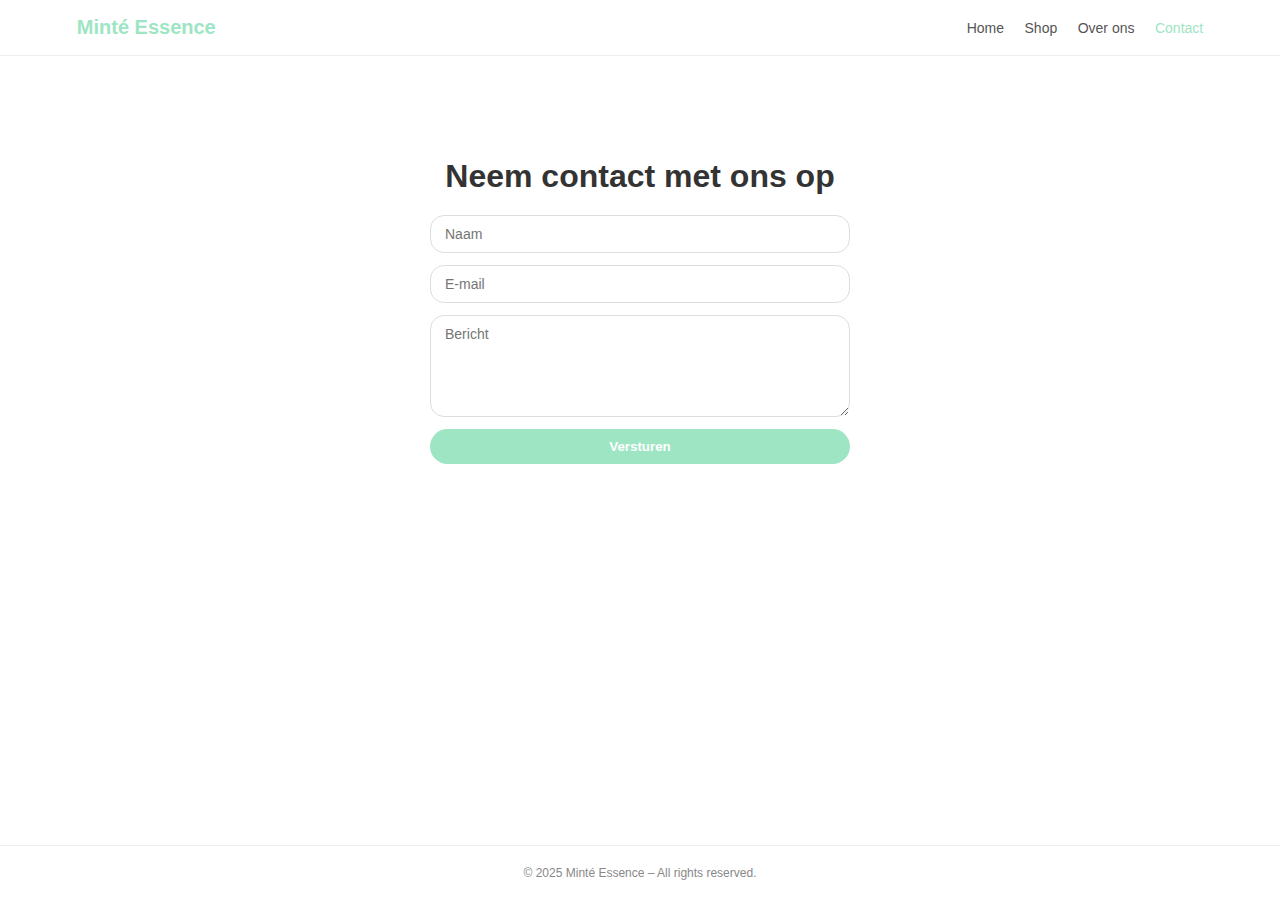
<file: minte-essence/contact.html>
<!DOCTYPE html>
<html lang="en">
<head>
  <meta charset="UTF-8" />
  <meta name="viewport" content="width=device-width, initial-scale=1.0" />
  <title>Contact – Minté Essence</title>
  <link rel="stylesheet" href="style.css" />
</head>
<body>
  <header>
    <div class="logo">Minté Essence</div>
    <nav>
      <a href="index.html">Home</a>
      <a href="shop.html">Shop</a>
      <a href="about.html">Over ons</a>
      <a href="contact.html" class="active">Contact</a>
    </nav>
  </header>

  <section class="contact">
    <h1>Neem contact met ons op</h1>
    <form onsubmit="alert('Bedankt voor je bericht!'); return false;">
      <input type="text" placeholder="Naam" required />
      <input type="email" placeholder="E-mail" required />
      <textarea placeholder="Bericht" rows="5" required></textarea>
      <button type="submit" class="btn-primary">Versturen</button>
    </form>
  </section>

  <footer>© 2025 Minté Essence – All rights reserved.</footer>
</body>
</html>
</file>
<file: minte-essence/style.css>
:root {
  --mint: #9ee5c3;
  --mint-soft: #e8fff5;
  --text: #333;
  --bg: #ffffff;
  --font: "Poppins", sans-serif;
  --radius: 14px;
}

* {
  margin: 0;
  padding: 0;
  box-sizing: border-box;
  font-family: var(--font);
}

body {
  background: var(--bg);
  color: var(--text);
  display: flex;
  flex-direction: column;
  min-height: 100vh;
}

header {
  display: flex;
  justify-content: space-between;
  align-items: center;
  padding: 16px 6%;
  border-bottom: 1px solid #eee;
  position: sticky;
  top: 0;
  background: white;
  z-index: 10;
}

.logo {
  font-size: 20px;
  font-weight: 600;
  color: var(--mint);
}

nav a {
  text-decoration: none;
  margin-left: 16px;
  color: #555;
  font-size: 14px;
  transition: 0.2s;
}

nav a.active,
nav a:hover {
  color: var(--mint);
}

.hero {
  display: flex;
  align-items: center;
  justify-content: center;
  gap: 60px;
  padding: 8% 6%;
  flex-wrap: wrap;
  text-align: left;
}

.hero-img {
  width: 500px;
  max-width: 90%;
  border-radius: var(--radius);
  box-shadow: 0 10px 30px rgba(0, 0, 0, 0.1);
  object-fit: cover;
  transition: transform 0.4s ease;
}

.hero-img:hover {
  transform: scale(1.03);
}

.hero-text {
  max-width: 480px;
}

.hero-text h1 {
  font-size: 40px;
  color: #222;
  line-height: 1.2;
}

.hero-text p {
  margin: 16px 0;
  font-size: 16px;
  color: #666;
}

.btn-primary {
  background: var(--mint);
  color: white;
  border: none;
  border-radius: 999px;
  padding: 10px 22px;
  cursor: pointer;
  font-weight: 600;
  text-decoration: none;
  transition: 0.25s;
}

.btn-primary:hover {
  background: #6ed3a8;
}

footer {
  margin-top: auto;
  text-align: center;
  padding: 20px;
  font-size: 12px;
  color: #888;
  border-top: 1px solid #eee;
}

/* --- Shop Page --- */

.shop-container {
  display: flex;
  padding: 5%;
  gap: 40px;
}

.product-grid {
  flex: 1;
  display: grid;
  grid-template-columns: repeat(auto-fill, minmax(180px, 1fr));
  gap: 20px;
}

.product {
  background: var(--mint-soft);
  border-radius: var(--radius);
  padding: 16px;
  text-align: center;
  transition: 0.2s;
  cursor: pointer;
  box-shadow: 0 4px 12px rgba(0, 0, 0, 0.05);
}

.product:hover {
  transform: translateY(-3px);
}

.product img {
  width: 100%;
  height: auto;
  border-radius: var(--radius);
}

.product h4 {
  margin: 10px 0 6px;
  color: #333;
}

.price {
  color: var(--mint);
  font-weight: 600;
  margin-bottom: 10px;
}

.cart {
  width: 300px;
  background: #fafafa;
  border: 1px solid #eee;
  border-radius: var(--radius);
  padding: 20px;
  height: fit-content;
  position: sticky;
  top: 100px;
}

.cart-item {
  display: flex;
  justify-content: space-between;
  margin-bottom: 8px;
  font-size: 13px;
}

.cart-total {
  display: flex;
  justify-content: space-between;
  font-weight: 600;
  margin-top: 10px;
}

.full {
  width: 100%;
  margin-top: 10px;
}

/* --- About --- */

.about {
  padding: 8%;
  text-align: center;
}

.about p {
  max-width: 600px;
  margin: 16px auto;
  color: #555;
}

.about-img {
  width: 380px;
  border-radius: var(--radius);
  box-shadow: 0 8px 18px rgba(0, 0, 0, 0.06);
}

/* --- Contact --- */

.contact {
  padding: 8%;
  text-align: center;
}

form {
  max-width: 420px;
  margin: 20px auto;
  display: flex;
  flex-direction: column;
  gap: 12px;
}

input, textarea {
  padding: 10px 14px;
  border: 1px solid #ddd;
  border-radius: var(--radius);
  font-size: 14px;
}

input:focus, textarea:focus {
  outline: 1px solid var(--mint);
}
</file>
